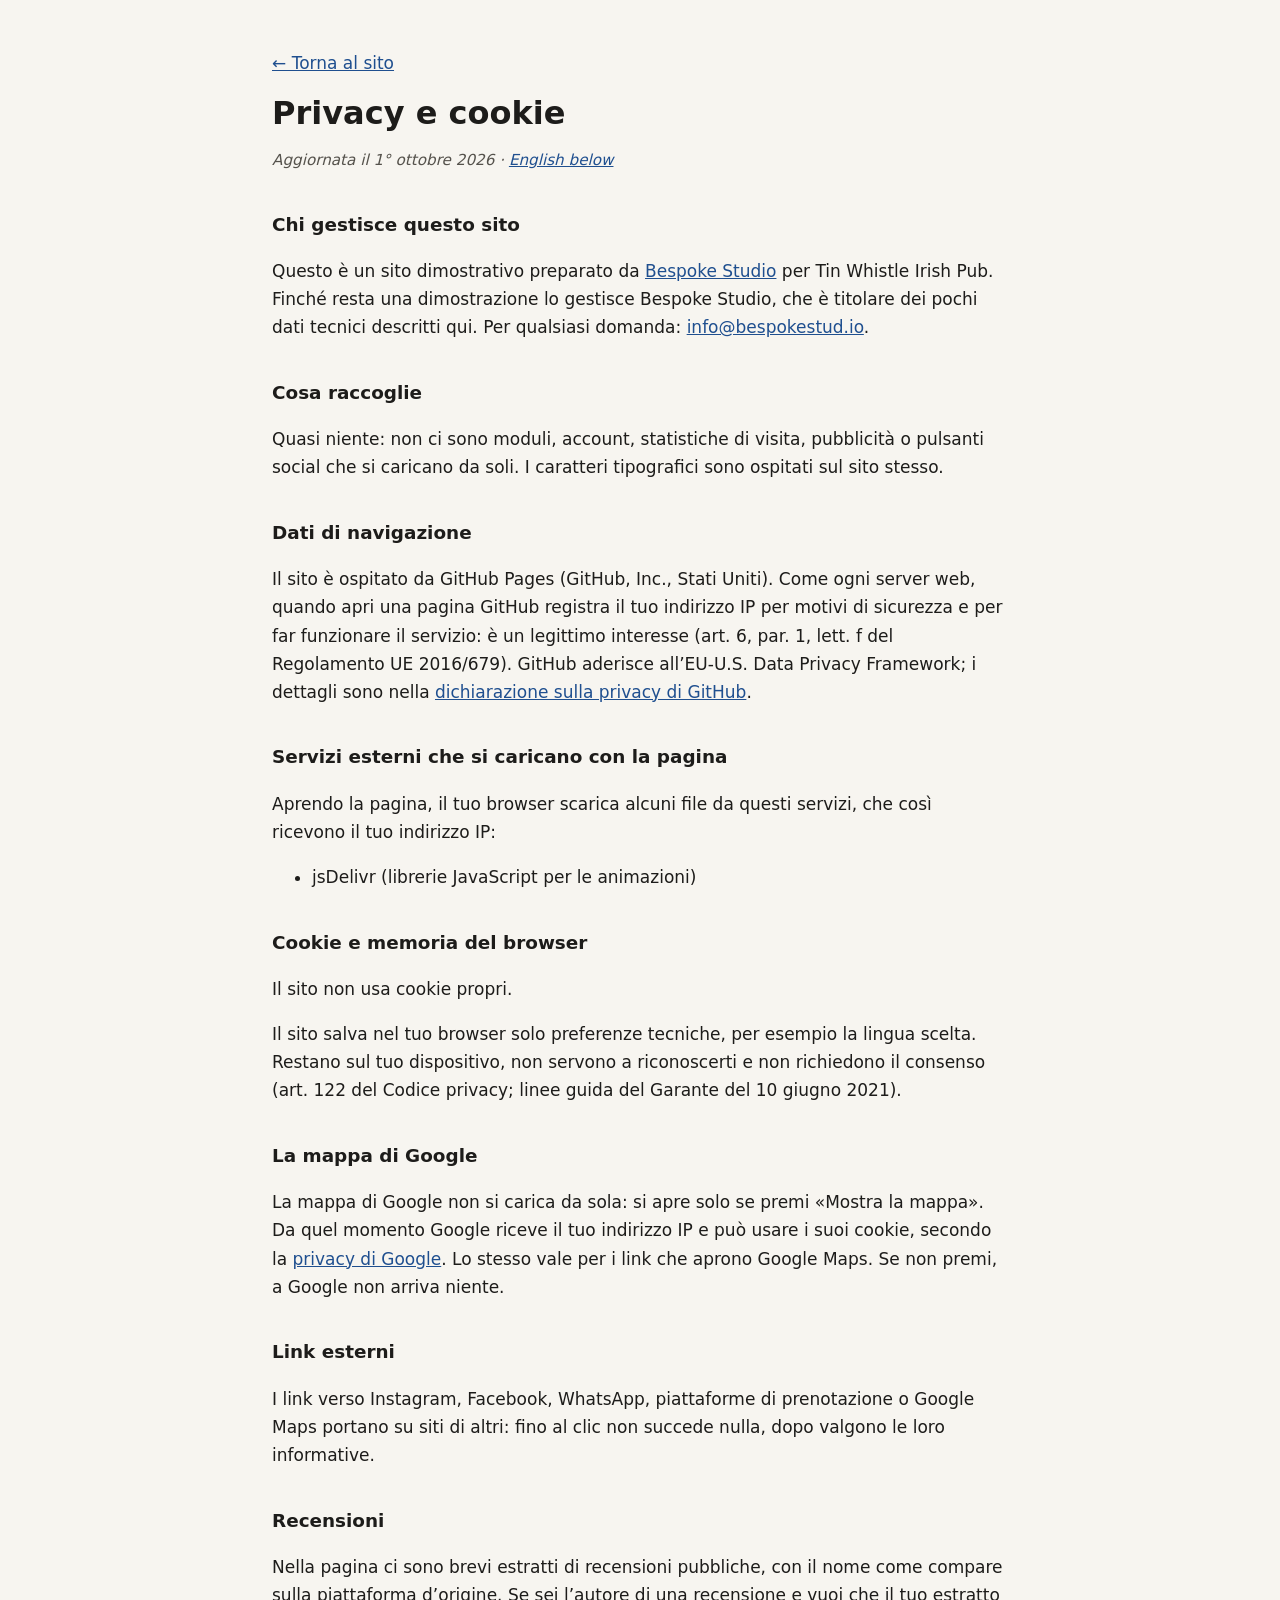
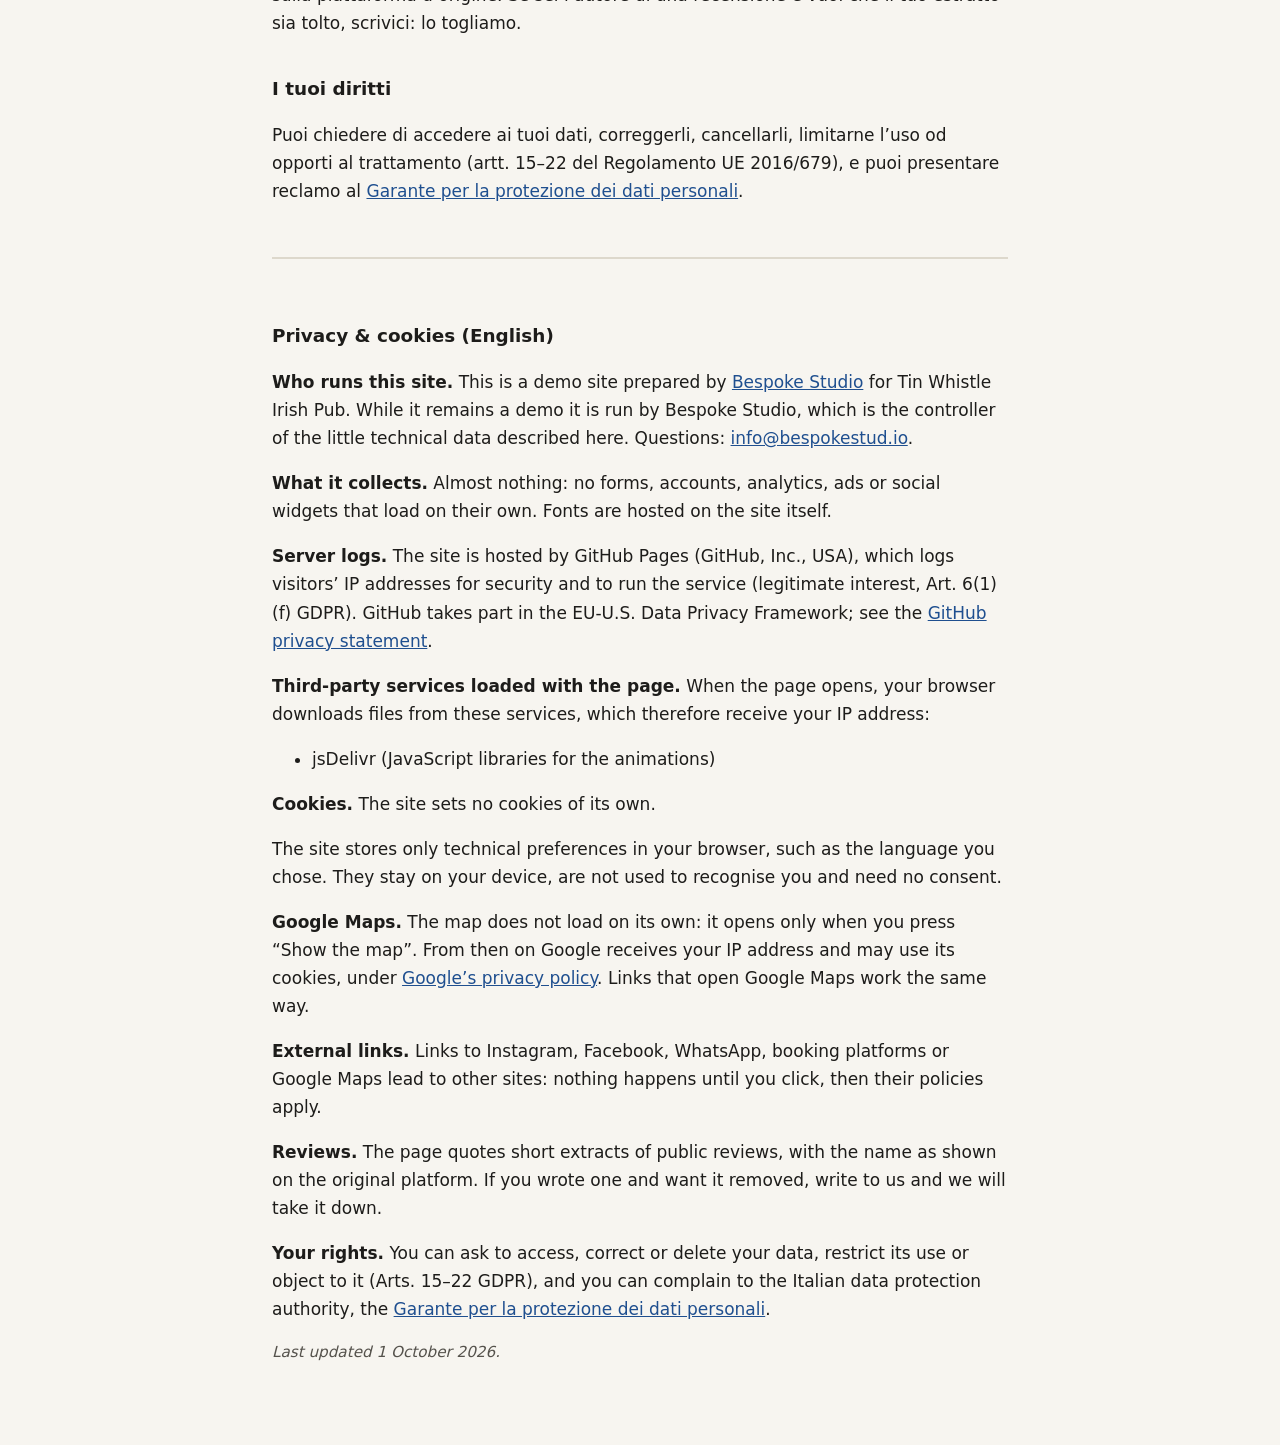
<file: privacy.html>
<!DOCTYPE html>
<html lang="it">
<head>
  <meta charset="UTF-8">
  <meta name="viewport" content="width=device-width, initial-scale=1.0">
  <meta name="robots" content="noindex">
  <title>Privacy e cookie · Tin Whistle Irish Pub</title>
  <meta name="description" content="Informativa privacy e cookie del sito Tin Whistle Irish Pub.">
  <style>
    body { margin: 0; background: #f7f5f0; color: #1d1c1a; font: 17px/1.65 system-ui, -apple-system, "Segoe UI", Roboto, sans-serif; }
    main { max-width: 46rem; margin: 0 auto; padding: 32px 20px 64px; }
    h1 { font-size: 2rem; line-height: 1.2; margin: 0.4em 0 0.2em; }
    h2 { font-size: 1.15rem; margin: 2em 0 0.4em; }
    a { color: #1f4f8f; }
    .data { color: #55524c; font-style: italic; font-size: 0.95rem; }
    .en { margin-top: 3em; padding-top: 1.5em; border-top: 2px solid #ddd8cc; }
    code { font-size: 0.9em; background: #ebe7dc; padding: 0 4px; border-radius: 3px; }
  </style>
</head>
<body>
<main>
  <p><a href="index.html">← Torna al sito</a></p>
  <h1>Privacy e cookie</h1>
  <p class="data">Aggiornata il 1° ottobre 2026 · <a href="#english" lang="en">English below</a></p>
  <h2>Chi gestisce questo sito</h2>
  <p>Questo è un sito dimostrativo preparato da <a href="https://bespokestud.io" rel="noopener">Bespoke Studio</a> per Tin Whistle Irish Pub. Finché resta una dimostrazione lo gestisce Bespoke Studio, che è titolare dei pochi dati tecnici descritti qui. Per qualsiasi domanda: <a href="mailto:info@bespokestud.io">info@bespokestud.io</a>.</p>
  <h2>Cosa raccoglie</h2>
  <p>Quasi niente: non ci sono moduli, account, statistiche di visita, pubblicità o pulsanti social che si caricano da soli. I caratteri tipografici sono ospitati sul sito stesso.</p>
  <h2>Dati di navigazione</h2>
  <p>Il sito è ospitato da GitHub Pages (GitHub, Inc., Stati Uniti). Come ogni server web, quando apri una pagina GitHub registra il tuo indirizzo IP per motivi di sicurezza e per far funzionare il servizio: è un legittimo interesse (art. 6, par. 1, lett. f del Regolamento UE 2016/679). GitHub aderisce all’EU-U.S. Data Privacy Framework; i dettagli sono nella <a href="https://docs.github.com/site-policy/privacy-policies/github-general-privacy-statement" rel="noopener">dichiarazione sulla privacy di GitHub</a>.</p>
  <h2>Servizi esterni che si caricano con la pagina</h2>
  <p>Aprendo la pagina, il tuo browser scarica alcuni file da questi servizi, che così ricevono il tuo indirizzo IP:</p>
  <ul><li>jsDelivr (librerie JavaScript per le animazioni)</li></ul>
  <h2>Cookie e memoria del browser</h2>
  <p>Il sito non usa cookie propri.</p>
  <p>Il sito salva nel tuo browser solo preferenze tecniche, per esempio la lingua scelta. Restano sul tuo dispositivo, non servono a riconoscerti e non richiedono il consenso (art. 122 del Codice privacy; linee guida del Garante del 10 giugno 2021).</p>
  <h2>La mappa di Google</h2>
  <p>La mappa di Google non si carica da sola: si apre solo se premi «Mostra la mappa». Da quel momento Google riceve il tuo indirizzo IP e può usare i suoi cookie, secondo la <a href="https://policies.google.com/privacy?hl=it" rel="noopener">privacy di Google</a>. Lo stesso vale per i link che aprono Google Maps. Se non premi, a Google non arriva niente.</p>
  <h2>Link esterni</h2>
  <p>I link verso Instagram, Facebook, WhatsApp, piattaforme di prenotazione o Google Maps portano su siti di altri: fino al clic non succede nulla, dopo valgono le loro informative.</p>
  <h2>Recensioni</h2>
  <p>Nella pagina ci sono brevi estratti di recensioni pubbliche, con il nome come compare sulla piattaforma d’origine. Se sei l’autore di una recensione e vuoi che il tuo estratto sia tolto, scrivici: lo togliamo.</p>
  <h2>I tuoi diritti</h2>
  <p>Puoi chiedere di accedere ai tuoi dati, correggerli, cancellarli, limitarne l’uso od opporti al trattamento (artt. 15–22 del Regolamento UE 2016/679), e puoi presentare reclamo al <a href="https://www.garanteprivacy.it" rel="noopener">Garante per la protezione dei dati personali</a>.</p>
  <div class="en" id="english" lang="en">
    <h2>Privacy &amp; cookies (English)</h2>
    <p><strong>Who runs this site.</strong> This is a demo site prepared by <a href="https://bespokestud.io" rel="noopener">Bespoke Studio</a> for Tin Whistle Irish Pub. While it remains a demo it is run by Bespoke Studio, which is the controller of the little technical data described here. Questions: <a href="mailto:info@bespokestud.io">info@bespokestud.io</a>.</p>
    <p><strong>What it collects.</strong> Almost nothing: no forms, accounts, analytics, ads or social widgets that load on their own. Fonts are hosted on the site itself.</p>
    <p><strong>Server logs.</strong> The site is hosted by GitHub Pages (GitHub, Inc., USA), which logs visitors’ IP addresses for security and to run the service (legitimate interest, Art. 6(1)(f) GDPR). GitHub takes part in the EU-U.S. Data Privacy Framework; see the <a href="https://docs.github.com/site-policy/privacy-policies/github-general-privacy-statement" rel="noopener">GitHub privacy statement</a>.</p>
    <p><strong>Third-party services loaded with the page.</strong> When the page opens, your browser downloads files from these services, which therefore receive your IP address:</p><ul><li>jsDelivr (JavaScript libraries for the animations)</li></ul>
    <p><strong>Cookies.</strong> The site sets no cookies of its own.</p>
    <p>The site stores only technical preferences in your browser, such as the language you chose. They stay on your device, are not used to recognise you and need no consent.</p>
    <p><strong>Google Maps.</strong> The map does not load on its own: it opens only when you press “Show the map”. From then on Google receives your IP address and may use its cookies, under <a href="https://policies.google.com/privacy?hl=en" rel="noopener">Google’s privacy policy</a>. Links that open Google Maps work the same way.</p>
    <p><strong>External links.</strong> Links to Instagram, Facebook, WhatsApp, booking platforms or Google Maps lead to other sites: nothing happens until you click, then their policies apply.</p>
    <p><strong>Reviews.</strong> The page quotes short extracts of public reviews, with the name as shown on the original platform. If you wrote one and want it removed, write to us and we will take it down.</p>
    <p><strong>Your rights.</strong> You can ask to access, correct or delete your data, restrict its use or object to it (Arts. 15–22 GDPR), and you can complain to the Italian data protection authority, the <a href="https://www.garanteprivacy.it" rel="noopener">Garante per la protezione dei dati personali</a>.</p>
    <p class="data">Last updated 1 October 2026.</p>
  </div>
</main>
</body>
</html>
</file>
